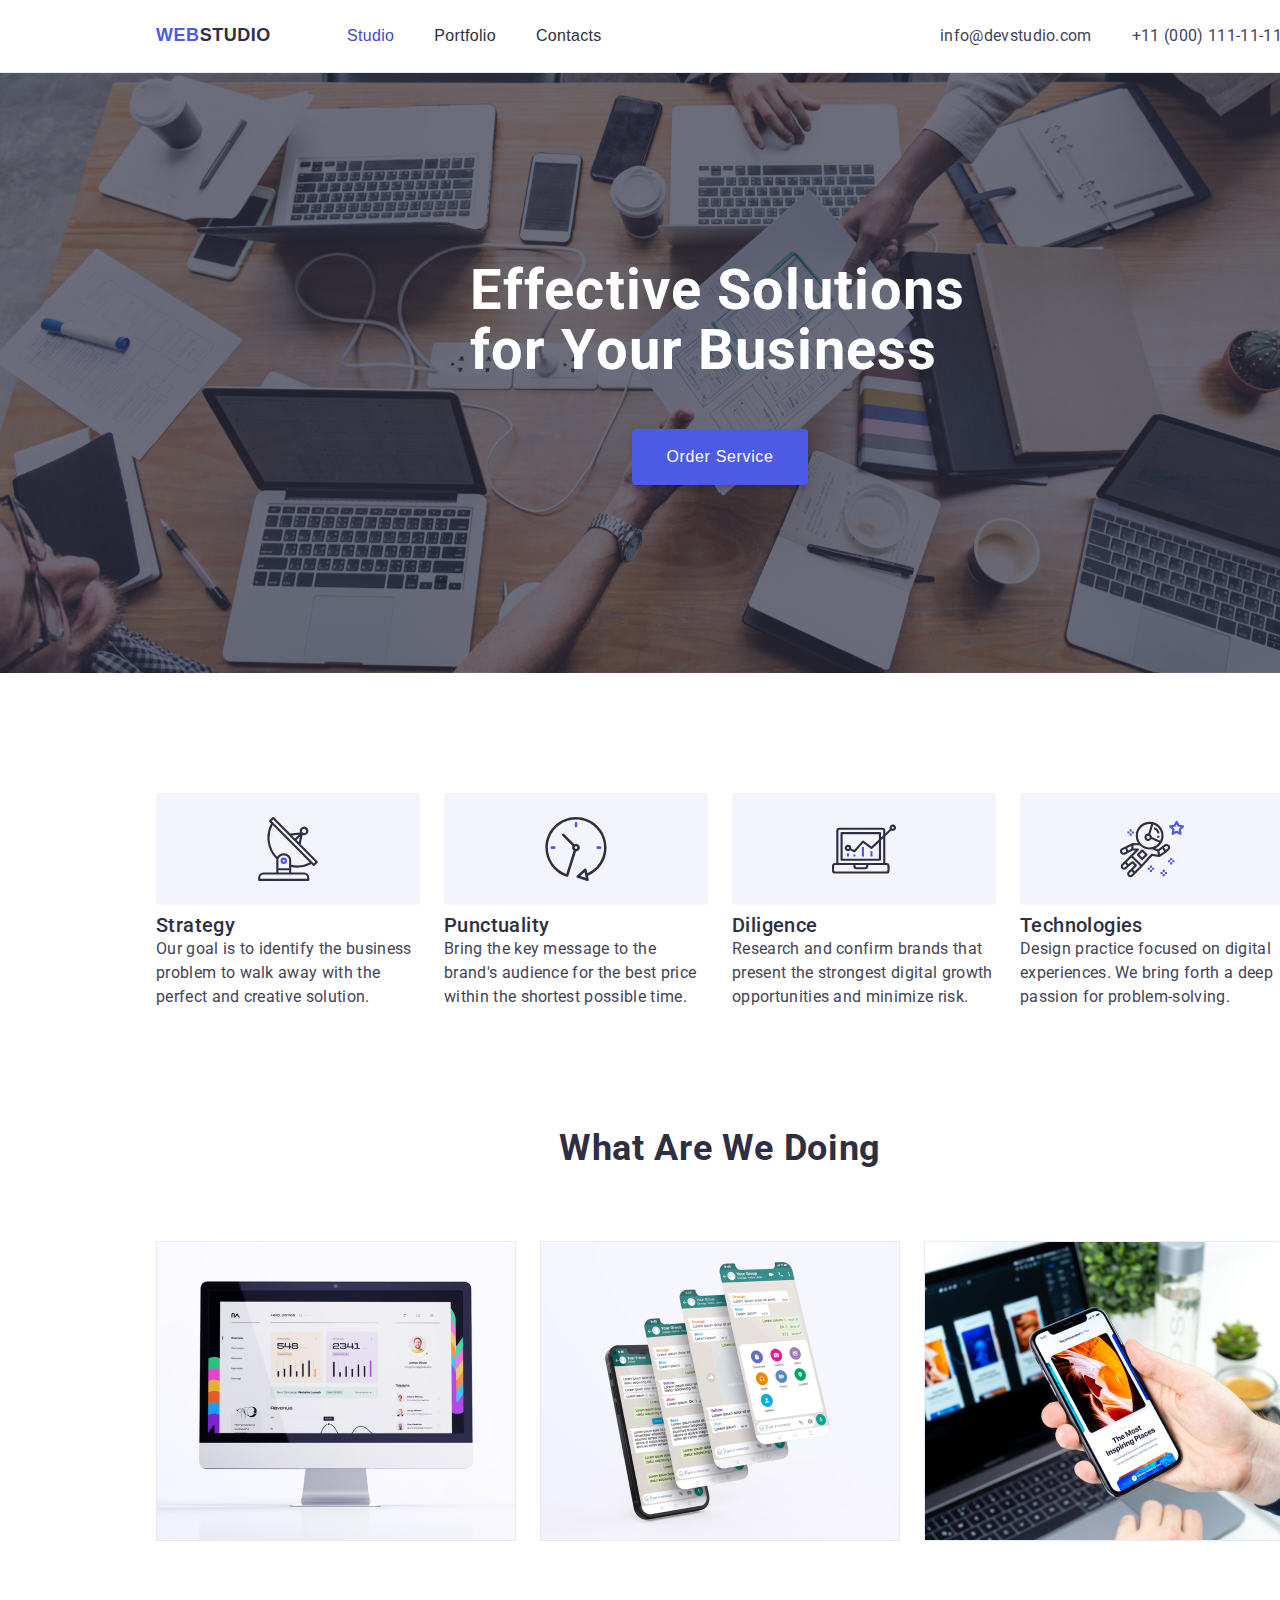
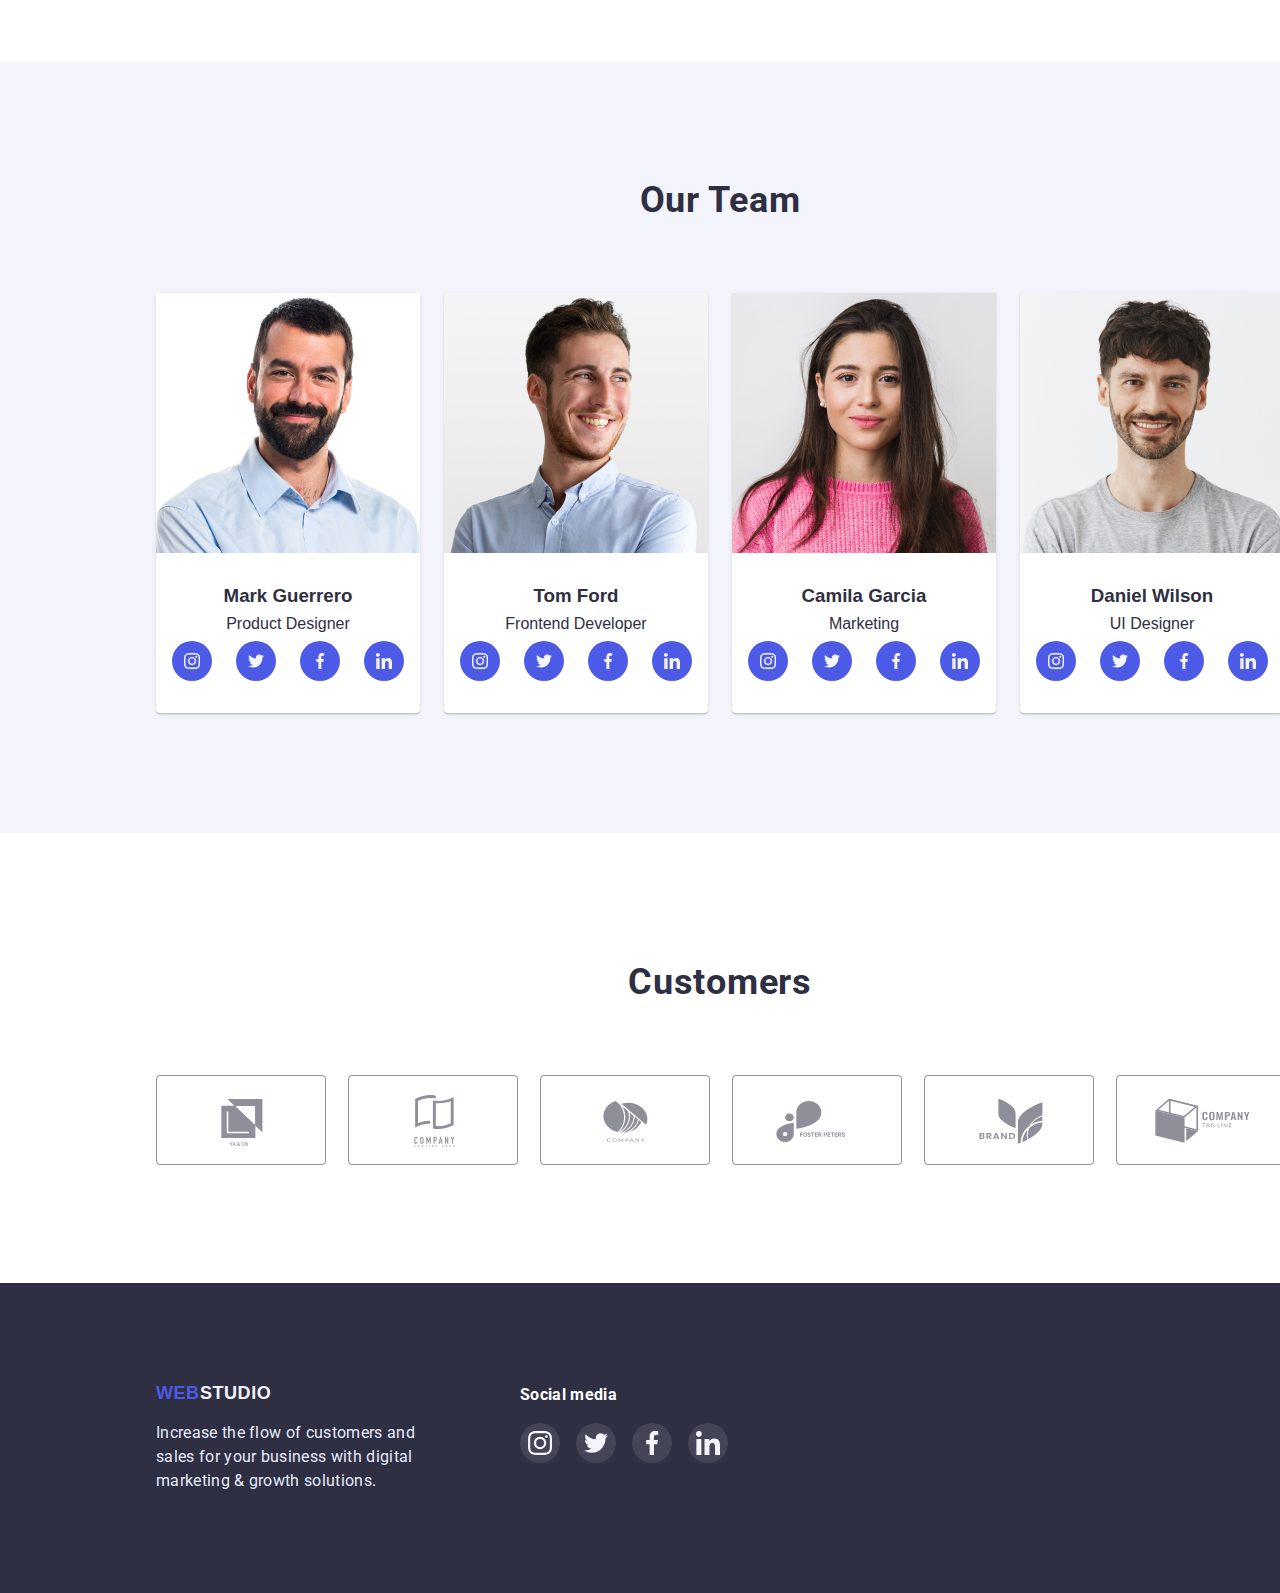
<file: index.html>
<!DOCTYPE html>
<html lang="en">
  <head>
    <meta charset="UTF-8" />
    <meta http-equiv="X-UA-Compatible" content="IE=edge" />
    <meta name="viewport" content="width=device-width, initial-scale=1.0" />
    <title>Document</title>
    <link rel="stylesheet" href="./css/styles.css" />
    <link rel="preconnect" href="https://fonts.googleapis.com" />
    <link rel="preconnect" href="https://fonts.gstatic.com" crossorigin />
    <link
      href="https://fonts.googleapis.com/css2?family=Raleway:wght@800&family=Roboto:wght@400;500;700&display=swap"
      rel="stylesheet"
    />
  </head>
  <body>
    <header class="container">
      <nav class="header-navigation">
        <a class="logo link" href="./index.html"
          ><div class="logo-firstpart">Web</div>
          <div class="logo-secondpart">Studio</div></a
        >
        <ul class="menu">
          <li>
            <a class="menu-item link active" href="./index.html">Studio</a>
          </li>
          <li>
            <a class="menu-item link" href="./portfolio.html">Portfolio</a>
          </li>
          <li>
            <a class="menu-item link" href="">Contacts</a>
          </li>
        </ul>
      </nav>
      <address>
        <ul class="contacts">
          <li>
            <a class="contacts-item link" href="mailto:info@devstudio.com"
              >info@devstudio.com</a
            >
          </li>
          <li>
            <a class="contacts-item link" href="tel:+110001111111"
              >+11 (000) 111-11-11</a
            >
          </li>
        </ul>
      </address>
    </header>

    <main>
      <section class="first-section container">
        <h1>Effective Solutions for Your Business</h1>
        <button class="first-section-button" type="button">
          Order Service
        </button>
      </section>
      <section class="second-section container">
        <h2 class="noname"></h2>
        <ul class="second-media-list list">
          <li class="second-media-item">
            <a href="" class="second-media-link link">
              <svg width="64" height="64">
                <use href="./images/icons.svg#icon-antenna"></use>
              </svg>
            </a>
          </li>
          <li class="second-media-item">
            <a href="" class="second-media-link link">
              <svg width="64" height="64">
                <use href="./images/icons.svg#icon-clock"></use>
              </svg>
            </a>
          </li>
          <li class="second-media-item">
            <a href="" class="second-media-link link">
              <svg width="64" height="64">
                <use href="./images/icons.svg#icon-diagram"></use>
              </svg>
            </a>
          </li>
          <li class="second-media-item">
            <a href="" class="second-media-link link">
              <svg width="64" height="64">
                <use href="./images/icons.svg#icon-astronaut"></use>
              </svg>
            </a>
          </li>
        </ul>
        <ul class="list">
          <li class="second-section-item second-item-first">
            <h3 class="section-text-item">Strategy</h3>
            <p class="list-text">
              Our goal is to identify the business problem to walk away with the
              perfect and creative solution.
            </p>
          </li>
          <li class="second-section-item second-item-second">
            <h3 class="section-text-item">Punctuality</h3>
            <p class="list-text">
              Bring the key message to the brand's audience for the best price
              within the shortest possible time.
            </p>
          </li>
          <li class="second-section-item second-item-third">
            <h3 class="section-text-item">Diligence</h3>
            <p class="list-text">
              Research and confirm brands that present the strongest digital
              growth opportunities and minimize risk.
            </p>
          </li>
          <li class="second-section-item second-item-fourth">
            <h3 class="section-text-item">Technologies</h3>
            <p class="list-text">
              Design practice focused on digital experiences. We bring forth a
              deep passion for problem-solving.
            </p>
          </li>
        </ul>
      </section>
      <section class="third-section container">
        <h2 class="third-section-name">What are we doing</h2>
        <ul class="list">
          <li class="third-section-item">
            <img src="./images/img1.jpg" alt="computer" width="360" />
          </li>
          <li class="third-section-item">
            <img src="./images/img2.jpg" alt="phone" width="360" />
          </li>
          <li class="third-section-item">
            <img src="./images/img3.jpg" alt="computer and phone" width="360" />
          </li>
        </ul>
      </section>
      <section class="fourth-section container">
        <h2 class="fourth-section-name">Our Team</h2>
        <ul class="list">
          <li class="fourth-section-item">
            <img src="./images/img4.jpg" alt="man" width="264" />
            <h3 class="fourth-section-item-name">Mark Guerrero</h3>
            <p class="fourth-section-item-text">Product Designer</p>
            <ul class="fourth-media-list list">
              <li class="fourth-media-item">
                <a href="" class="fourth-media-link link">
                  <svg class="fourth-media-icon" width="16" height="16">
                    <use href="./images/icons.svg#icon-instagram"></use>
                  </svg>
                </a>
              </li>
              <li class="fourth-media-item">
                <a href="" class="fourth-media-link link"
                  ><svg class="fourth-media-icon" width="16" height="16">
                    <use href="./images/icons.svg#icon-twitter"></use></svg
                ></a>
              </li>
              <li class="fourth-media-item">
                <a href="" class="fourth-media-link link"
                  ><svg class="fourth-media-icon" width="16" height="16">
                    <use href="./images/icons.svg#icon-facebook"></use></svg
                ></a>
              </li>
              <li class="fourth-media-item">
                <a href="" class="fourth-media-link link"
                  ><svg class="fourth-media-icon" width="16" height="16">
                    <use href="./images/icons.svg#icon-linkedin"></use></svg
                ></a>
              </li>
            </ul>
          </li>
          <li class="fourth-section-item">
            <img src="./images/img5.jpg" alt="man" width="264" />
            <h3 class="fourth-section-item-name">Tom Ford</h3>
            <p class="fourth-section-item-text">Frontend Developer</p>
            <ul class="fourth-media-list list">
              <li class="fourth-media-item">
                <a href="" class="fourth-media-link link">
                  <svg class="fourth-media-icon" width="16" height="16">
                    <use href="./images/icons.svg#icon-instagram"></use>
                  </svg>
                </a>
              </li>
              <li class="fourth-media-item">
                <a href="" class="fourth-media-link link"
                  ><svg class="fourth-media-icon" width="16" height="16">
                    <use href="./images/icons.svg#icon-twitter"></use></svg
                ></a>
              </li>
              <li class="fourth-media-item">
                <a href="" class="fourth-media-link link"
                  ><svg class="fourth-media-icon" width="16" height="16">
                    <use href="./images/icons.svg#icon-facebook"></use></svg
                ></a>
              </li>
              <li class="fourth-media-item">
                <a href="" class="fourth-media-link link"
                  ><svg class="fourth-media-icon" width="16" height="16">
                    <use href="./images/icons.svg#icon-linkedin"></use></svg
                ></a>
              </li>
            </ul>
          </li>
          <li class="fourth-section-item">
            <img src="./images/img6.jpg" alt="woman" width="264" />
            <h3 class="fourth-section-item-name">Camila Garcia</h3>
            <p class="fourth-section-item-text">Marketing</p>
            <ul class="fourth-media-list list">
              <li class="fourth-media-item">
                <a href="" class="fourth-media-link link">
                  <svg class="fourth-media-icon" width="16" height="16">
                    <use href="./images/icons.svg#icon-instagram"></use>
                  </svg>
                </a>
              </li>
              <li class="fourth-media-item">
                <a href="" class="fourth-media-link link"
                  ><svg class="fourth-media-icon" width="16" height="16">
                    <use href="./images/icons.svg#icon-twitter"></use></svg
                ></a>
              </li>
              <li class="fourth-media-item">
                <a href="" class="fourth-media-link link"
                  ><svg class="fourth-media-icon" width="16" height="16">
                    <use href="./images/icons.svg#icon-facebook"></use></svg
                ></a>
              </li>
              <li class="fourth-media-item">
                <a href="" class="fourth-media-link link"
                  ><svg class="fourth-media-icon" width="16" height="16">
                    <use href="./images/icons.svg#icon-linkedin"></use></svg
                ></a>
              </li>
            </ul>
          </li>
          <li class="fourth-section-item">
            <img src="./images/img7.jpg" alt="man" width="264" />
            <h3 class="fourth-section-item-name">Daniel Wilson</h3>
            <p class="fourth-section-item-text">UI Designer</p>
            <ul class="fourth-media-list list">
              <li class="fourth-media-item">
                <a href="" class="fourth-media-link link">
                  <svg class="fourth-media-icon" width="16" height="16">
                    <use href="./images/icons.svg#icon-instagram"></use>
                  </svg>
                </a>
              </li>
              <li class="fourth-media-item">
                <a href="" class="fourth-media-link link"
                  ><svg class="fourth-media-icon" width="16" height="16">
                    <use href="./images/icons.svg#icon-twitter"></use></svg
                ></a>
              </li>
              <li class="fourth-media-item">
                <a href="" class="fourth-media-link link"
                  ><svg class="fourth-media-icon" width="16" height="16">
                    <use href="./images/icons.svg#icon-facebook"></use></svg
                ></a>
              </li>
              <li class="fourth-media-item">
                <a href="" class="fourth-media-link link"
                  ><svg class="fourth-media-icon" width="16" height="16">
                    <use href="./images/icons.svg#icon-linkedin"></use></svg
                ></a>
              </li>
            </ul>
          </li>
        </ul>
      </section>
      <section class="fifth-section container">
        <h2 class="fifth-section-name">Customers</h2>
        <ul class="fifth-media-list list">
          <li class="fifth-media-item">
            <a href="" class="fifth-media-link link">
              <svg class="fifth-media-icon" width="104" height="56">
                <use href="./images/icons.svg#icon-customer1"></use>
              </svg>
            </a>
          </li>
          <li class="fifth-media-item">
            <a href="" class="fifth-media-link link">
              <svg class="fifth-media-icon" width="104" height="56">
                <use href="./images/icons.svg#icon-customer2"></use>
              </svg>
            </a>
          </li>
          <li class="fifth-media-item">
            <a href="" class="fifth-media-link link">
              <svg class="fifth-media-icon" width="104" height="56">
                <use href="./images/icons.svg#icon-customer3"></use>
              </svg>
            </a>
          </li>
          <li class="fifth-media-item">
            <a href="" class="fifth-media-link link">
              <svg class="fifth-media-icon" width="104" height="56">
                <use href="./images/icons.svg#icon-customer4"></use>
              </svg>
            </a>
          </li>
          <li class="fifth-media-item">
            <a href="" class="fifth-media-link link">
              <svg class="fifth-media-icon" width="104" height="56">
                <use href="./images/icons.svg#icon-customer5"></use>
              </svg>
            </a>
          </li>
          <li class="fifth-media-item">
            <a href="" class="fifth-media-link link">
              <svg class="fifth-media-icon" width="104" height="56">
                <use href="./images/icons.svg#icon-customer6"></use>
              </svg>
            </a>
          </li>
        </ul>
      </section>
    </main>
    <footer class="container">
      <div class="footer-part-general">
        <a class="footer-logo link" href="./index.html"
          ><div class="footer-logo-firstpart">Web</div>
          <div class="footer-logo-secondpart">Studio</div></a
        >
        <p class="footer-text">
          Increase the flow of customers and sales for your business with
          digital marketing & growth solutions.
        </p>
      </div>
      <div class="footer-part-media">
        <h4 class="footer-media-text">Social media</h4>
        <ul class="footer-media-list">
          <li class="foter-media-item">
            <a href="" class="footer-media-link link">
              <svg width="24" height="24">
                <use href="./images/icons.svg#icon-instagram"></use>
              </svg>
            </a>
          </li>
          <li class="foter-media-item">
            <a href="" class="footer-media-link link"
              ><svg width="24" height="24">
                <use href="./images/icons.svg#icon-twitter"></use></svg
            ></a>
          </li>
          <li class="foter-media-item">
            <a href="" class="footer-media-link link"
              ><svg width="24" height="24">
                <use href="./images/icons.svg#icon-facebook"></use></svg
            ></a>
          </li>
          <li class="foter-media-item">
            <a href="" class="footer-media-link link"
              ><svg width="24" height="24">
                <use href="./images/icons.svg#icon-linkedin"></use></svg
            ></a>
          </li>
        </ul>
      </div>
    </footer>
  </body>
</html>
</file>
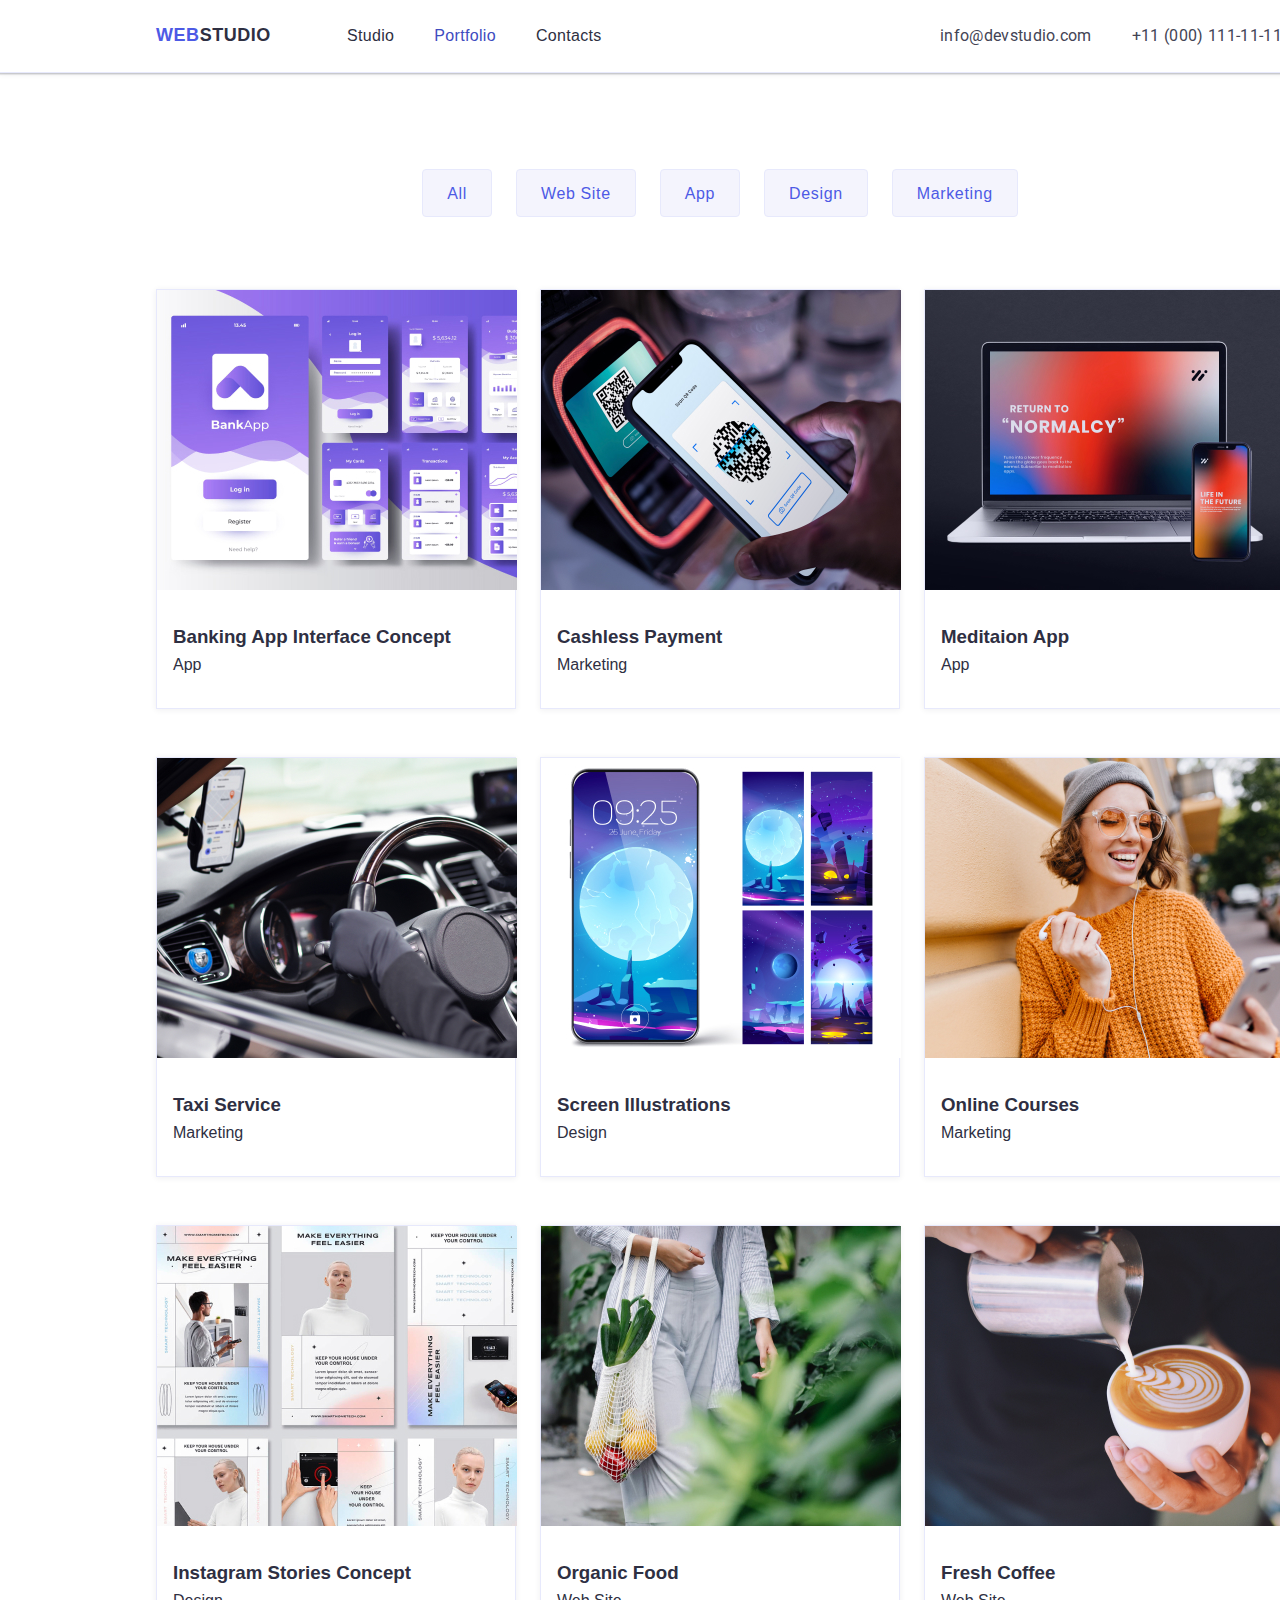
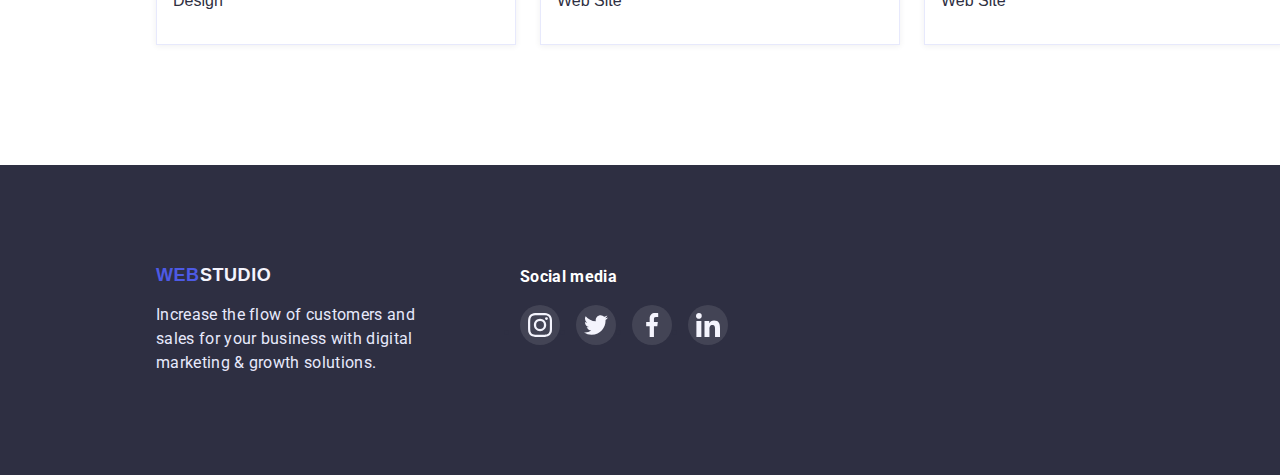
<file: portfolio.html>
<!DOCTYPE html>
<html lang="en">
  <head>
    <meta charset="UTF-8" />
    <meta http-equiv="X-UA-Compatible" content="IE=edge" />
    <meta name="viewport" content="width=device-width, initial-scale=1.0" />
    <title>Document</title>
    <link rel="stylesheet" href="./css/styles.css" />
    <link rel="preconnect" href="https://fonts.googleapis.com" />
    <link rel="preconnect" href="https://fonts.gstatic.com" crossorigin />
    <link
      href="https://fonts.googleapis.com/css2?family=Raleway:wght@800&family=Roboto:wght@400;500;700&display=swap"
      rel="stylesheet"
    />
  </head>
  <body>
    <header class="container">
      <nav class="header-navigation">
        <a class="logo link" href="./index.html"
          ><div class="logo-firstpart">Web</div>
          <div class="logo-secondpart">Studio</div></a
        >
        <ul class="menu">
          <li><a class="menu-item link" href="./index.html">Studio</a></li>
          <li>
            <a class="menu-item link active" href="./portfolio.html"
              >Portfolio</a
            >
          </li>
          <li><a class="menu-item link" href="">Contacts</a></li>
        </ul>
      </nav>
      <address>
        <ul class="contacts">
          <li>
            <a class="contacts-item link" href="mailto:info@devstudio.com"
              >info@devstudio.com</a
            >
          </li>
          <li>
            <a class="contacts-item link" href="tel:+110001111111"
              >+11 (000) 111-11-11</a
            >
          </li>
        </ul>
      </address>
    </header>

    <main>
      <nav class="container">
        <ul class="navigation">
          <li>
            <button class="navigation-button" type="button">All</button>
          </li>
          <li>
            <button class="navigation-button" type="button">Web Site</button>
          </li>
          <li><button class="navigation-button" type="button">App</button></li>
          <li>
            <button class="navigation-button" type="button">Design</button>
          </li>
          <li>
            <button class="navigation-button" type="button">Marketing</button>
          </li>
        </ul>
      </nav>
      <section class="container">
        <ul class="main-general-list">
          <li class="main-list-item first-item-portfolio">
            <img
              src="./images/images-portfolio/img1.jpg"
              alt="App"
              width="360"
              height="300"
            />
            <h3 class="card-name">Banking App Interface Concept</h3>
            <p class="card-text">App</p>
          </li>
          <li class="main-list-item second-item-portfolio">
            <img
              src="./images/images-portfolio/img2.jpg"
              alt="Phone"
              width="360"
              height="300"
            />
            <h3 class="card-name">Cashless Payment</h3>
            <p class="card-text">Marketing</p>
          </li>
          <li class="main-list-item third-item-portfolio">
            <img
              src="./images/images-portfolio/img3.jpg"
              alt="Phone and computer"
              width="360"
              height="300"
            />
            <h3 class="card-name">Meditaion App</h3>
            <p class="card-text">App</p>
          </li>

          <li class="main-list-item first-item-portfolio">
            <img
              src="./images/images-portfolio/img4.jpg"
              alt="car"
              width="360"
              height="300"
            />
            <h3 class="card-name">Taxi Service</h3>
            <p class="card-text">Marketing</p>
          </li>
          <li class="main-list-item second-item-portfolio">
            <img
              src="./images/images-portfolio/img5.jpg"
              alt="phone"
              width="360"
              height="300"
            />
            <h3 class="card-name">Screen Illustrations</h3>
            <p class="card-text">Design</p>
          </li>
          <li class="main-list-item third-item-portfolio">
            <img
              src="./images/images-portfolio/img6.jpg"
              alt="girl"
              width="360"
              height="300"
            />
            <h3 class="card-name">Online Courses</h3>
            <p class="card-text">Marketing</p>
          </li>

          <li class="main-list-item first-item-portfolio">
            <img
              src="./images/images-portfolio/img7.jpg"
              alt="App"
              width="360"
              height="300"
            />
            <h3 class="card-name">Instagram Stories Concept</h3>
            <p class="card-text">Design</p>
          </li>
          <li class="main-list-item second-item-portfolio">
            <img
              src="./images/images-portfolio/img8.jpg"
              alt="Woman with food"
              width="360"
              height="300"
            />
            <h3 class="card-name">Organic Food</h3>
            <p class="card-text">Web Site</p>
          </li>
          <li class="main-list-item third-item-portfolio">
            <img
              src="./images/images-portfolio/img9.jpg"
              alt="Coffee"
              width="360"
              height="300"
            />
            <h3 class="card-name">Fresh Coffee</h3>
            <p class="card-text">Web Site</p>
          </li>
        </ul>
      </section>
    </main>
    <footer class="container">
      <div class="footer-part-general">
        <a class="footer-logo link" href="./index.html"
          ><div class="footer-logo-firstpart">Web</div>
          <div class="footer-logo-secondpart">Studio</div></a
        >
        <p class="footer-text">
          Increase the flow of customers and sales for your business with
          digital marketing & growth solutions.
        </p>
      </div>
      <div class="footer-part-media">
        <h4 class="footer-media-text">Social media</h4>
        <ul class="footer-media-list">
          <li class="foter-media-item">
            <a href="" class="footer-media-link link">
              <svg width="24" height="24">
                <use href="./images/icons.svg#icon-instagram"></use>
              </svg>
            </a>
          </li>
          <li class="foter-media-item">
            <a href="" class="footer-media-link link"
              ><svg width="24" height="24">
                <use href="./images/icons.svg#icon-twitter"></use></svg
            ></a>
          </li>
          <li class="foter-media-item">
            <a href="" class="footer-media-link link"
              ><svg width="24" height="24">
                <use href="./images/icons.svg#icon-facebook"></use></svg
            ></a>
          </li>
          <li class="foter-media-item">
            <a href="" class="footer-media-link link"
              ><svg width="24" height="24">
                <use href="./images/icons.svg#icon-linkedin"></use></svg
            ></a>
          </li>
        </ul>
      </div>
    </footer>
  </body>
</html>
</file>
<file: css/styles.css>
/* body */
body {
  font-family: "Raleway Roboto", sans-serif;
  position: relative;
  width: 1440px;
  color: #2e2f42;
  margin: 0;

  background: #ffffff;
}
.container {
  width: 1440px;
}
/* header */
header {
  display: flex;
  gap: 332px;
  padding: 24px 0 24px 156px;

  border-bottom: 1px solid #e7e9fc;
  box-shadow: 0px 2px 1px rgba(46, 47, 66, 0.08),
    0px 1px 1px rgba(46, 47, 66, 0.16), 0px 1px 6px rgba(46, 47, 66, 0.08);
}
.header-navigation {
  display: flex;
  gap: 76px;
}
/* logo */
.logo {
  display: flex;

  width: 115px;
  height: 24px;
}
.logo-firstpart {
  font-weight: 800;
  font-size: 18px;
  line-height: 1.33;

  letter-spacing: 0.03em;
  text-transform: uppercase;

  color: #4d5ae5;
}
.logo-secondpart {
  font-weight: 800;
  font-size: 18px;
  line-height: 1.33;

  letter-spacing: 0.03em;
  text-transform: uppercase;

  color: #2e2f42;
}

/* menu */
.menu {
  list-style: none;
  display: flex;
  width: 261px;
  height: 24px;

  gap: 40px;

  padding: 0;
  margin: 0;
}
.menu-item {
  font-size: 16px;
  line-height: 1.5;

  letter-spacing: 0.02em;

  color: #2e2f42;
}
.menu-item:hover {
  font-size: 16px;
  line-height: 1.5;

  letter-spacing: 0.02em;

  color: #404bbf;
  text-decoration: underline;
}

/* contacts */
.contacts {
  list-style: none;
  display: flex;
  column-gap: 40px;
  padding: 0;

  margin: 0;
}
.contacts-item {
  font-family: "Roboto";
  font-style: normal;
  font-weight: 400;
  font-size: 16px;
  line-height: 1.5;

  letter-spacing: 0.02em;

  color: #434455;
}
.contacts-item:hover {
  font-size: 16px;
  line-height: 1.5;

  letter-spacing: 0.02em;

  color: #404bbf;
}
.link {
  text-decoration: none;
}

/* main */

/* navigation */
.navigation {
  list-style: none;
  justify-content: center;
  display: flex;
  column-gap: 24px;
  padding: 96px 0 0 0;

  margin: 0 0 72px 0;
}
.navigation-button {
  font-size: 16px;
  line-height: 1.5;
  padding: 12px 24px;

  letter-spacing: 0.04em;

  color: #4d5ae5;

  height: 48px;

  background: #f4f4fd;

  border: 1px solid #e7e9fc;
  border-radius: 4px;
  cursor: pointer;
}

.navigation-button:hover {
  color: #ffffff;

  padding: 12px 24px;

  height: 48px;

  background: #404bbf;
  box-shadow: 0px 3px 1px rgba(0, 0, 0, 0.1), 0px 2px 1px rgba(0, 0, 0, 0.08),
    0px 2px 2px rgba(0, 0, 0, 0.12);
  border-radius: 4px;
}

.main-list-item {
  box-sizing: border-box;
  width: 360px;
  height: 420px;

  background: #ffffff;

  border: 1px solid #e7e9fc;
  box-shadow: 0px 1px 6px rgba(46, 47, 66, 0.08);

  list-style: none;
}
.main-list-item:hover {
  border: 0.5px solid #f4f4fd;
  box-shadow: 0px 1px 6px rgba(46, 47, 66, 0.08),
    0px 1px 1px rgba(46, 47, 66, 0.16), 0px 2px 1px rgba(46, 47, 66, 0.08);
}
.main-general-list {
  list-style: none;
  flex-wrap: wrap;
  column-gap: 24px;
  row-gap: 48px;
  display: flex;
  padding-bottom: 120px;
  justify-content: center;
  padding-left: 0;
  margin: 0;
}
.card-name {
  padding-left: 16px;

  margin: 32px 0 8px 0;
}
.card-text {
  padding-left: 16px;
  margin: 0;
}

/* first-section */
.first-section {
  background-color: #2e2f42;
  background-image: linear-gradient(
      rgba(46, 47, 66, 0.7),
      rgba(46, 47, 66, 0.7)
    ),
    url(../images/people-office.jpg);
  background-repeat: no-repeat;
  background-position: center;
  background-size: cover;

  margin: 0;
  display: flex;
  flex-direction: column;
  align-items: center;
  row-gap: 48px;
  padding-top: 188px;
  padding-bottom: 188px;
}
h1 {
  font-family: "Roboto";
  font-size: 56px;
  line-height: 1.07;

  margin: 0;
  letter-spacing: 0.02em;

  color: #ffffff;

  width: 500px;
}
.first-section-button {
  width: 176px;
  height: 56px;
  font-family: inherit;

  padding: 16px 32px;
  gap: 10px;
  font-size: 16px;
  line-height: 1.5;
  letter-spacing: 0.04em;

  color: #ffffff;

  background: #4d5ae5;
  box-shadow: 0px 4px 4px rgba(0, 0, 0, 0.15);
  border-radius: 4px;

  cursor: pointer;
  border: 0;
}
.first-section-button:hover {
  font-family: inherit;

  padding: 16px 32px;
  gap: 10px;
  font-size: 16px;
  line-height: 1.5;
  letter-spacing: 0.04em;

  color: #ffffff;

  background: #404bbf;

  border-radius: 4px;
}
/* second-section */
.second-section {
  padding-top: 120px;
  padding-bottom: 120px;
  justify-content: center;
}
.second-section-item {
  row-gap: 8px;
  width: 264px;
  margin: 0;
}
.section-text-item {
  margin: 0;
}
.second-media-list {
  gap: 24;
  display: flex;
}
.second-media-item {
  width: 264px;
  height: 112px;
  margin-bottom: 8px;
}
.second-media-link {
  width: 100%;
  height: 100%;
  display: flex;
  justify-content: center;
  align-items: center;
  background: #f4f4fd;
  border-radius: 4px;
}
/* third-section */
.third-section {
  justify-content: center;
  padding-bottom: 120px;
}

.third-section-name {
  font-family: "Roboto";
  font-style: normal;
  font-size: 36px;
  line-height: 1.11;

  margin: 0;
  margin-bottom: 72px;

  text-align: center;

  letter-spacing: 0.02em;
  text-transform: capitalize;
}
.third-section-item {
  width: 360px;
  height: 300px;
}

.fourth-section {
  background: #f4f4fd;
  padding-bottom: 120px;
  padding-top: 120px;
}
.fourth-section-name {
  font-family: "Roboto";
  font-style: normal;
  font-size: 36px;
  line-height: 1.11;

  text-align: center;

  margin: 0 0 72px 0;

  letter-spacing: 0.02em;
  text-transform: capitalize;
}

.fourth-section-item {
  display: flex;
  flex-direction: column;
  justify-content: center;
  align-items: center;

  background: #ffffff;
  box-shadow: 0px 1px 6px rgba(46, 47, 66, 0.08),
    0px 1px 1px rgba(46, 47, 66, 0.16), 0px 2px 1px rgba(46, 47, 66, 0.08);
  border-radius: 0px 0px 4px 4px;

  padding-bottom: 32px;
}
.fourth-section-item-name {
  margin: 32px 0 8px 0;
}
.fourth-section-item-text {
  margin: 0 0 8px 0;
}
.fourth-media-list {
  display: flex;
  justify-content: center;
  gap: 24px;
}
.fourth-media-item {
  width: 40px;
  height: 40px;
}
.fourth-media-link {
  width: 100%;
  height: 100%;
  display: flex;
  justify-content: center;
  align-items: center;
  border-radius: 50%;
  background: #4d5ae5;
}
.fourth-media-link:hover {
  background-color: #404bbf;
}
/* fifth-section */
.fifth-section {
  padding-top: 130px;
  padding-bottom: 120px;
}
.fifth-section-name {
  font-family: "Roboto";
  font-style: normal;
  font-size: 36px;
  line-height: 1.11;

  text-align: center;

  margin: 0 0 72px 0;

  letter-spacing: 0.02em;
  text-transform: capitalize;
}
.fifth-media-list {
  display: flex;
  gap: 24px;
  justify-content: center;
  margin-top: 72px;
}
.fifth-media-item {
  width: 168px;
  height: 88px;
}
.fifth-media-link {
  width: 100%;
  height: 100%;
  display: flex;
  justify-content: center;
  align-items: center;

  border: 1px solid #8e8f99;
  border-radius: 4px;
  color: #8e8f99;
}
.fifth-media-icon {
  fill: currentColor;
}
.fifth-media-link:hover {
  border-color: #404bbf;
  color: #404bbf;
}

/* footer */
footer {
  background: #2e2f42;
  display: flex;

  padding: 100px 1020px 100px 156px;
}
.footer-logo {
  display: flex;
  flex-direction: row;
  align-items: flex-start;
}
.footer-logo-firstpart {
  width: 44px;
  height: 22px;

  font-weight: 800;
  font-size: 18px;
  line-height: 1.16;

  letter-spacing: 0.03em;
  text-transform: uppercase;

  color: #4d5ae5;
}
.footer-logo-secondpart {
  width: 71px;
  height: 22px;

  font-weight: 800;
  font-size: 18px;
  line-height: 1.16;

  letter-spacing: 0.03em;
  text-transform: uppercase;

  color: #f4f4fd;
}
.footer-text {
  font-family: "Roboto";
  font-size: 16px;
  line-height: 1.5;
  flex-wrap: wrap;
  width: 264px;

  letter-spacing: 0.02em;
  margin: 16px 0 0 0;

  color: #e7e9fc;
}
.footer-part-general {
  margin-right: 100px;
}
.footer-part-media {
  width: 208px;
  height: 80px;
}
.footer-media-text {
  font-family: "Roboto";

  font-size: 16px;
  line-height: 1.5;

  letter-spacing: 0.02em;
  color: #ffffff;
  margin: 0 0 16px 0;
}

.footer-media-list {
  display: flex;

  gap: 16px;
  margin: 0;
  padding: 0;
}
.footer-media-item {
  width: 40px;
  height: 40px;
}
.footer-media-link {
  width: 40px;
  height: 40px;
  display: flex;
  justify-content: center;
  align-items: center;
  border-radius: 50%;
  background: rgba(255, 255, 255, 0.1);
}
.footer-media-link:hover {
  background: #31d0aa;
}
.list {
  list-style: none;
  display: flex;
  flex-wrap: wrap;
  column-gap: 24px;
  justify-content: center;
  margin: 0;
  padding: 0;
}

.section-text-item {
  font-family: "Roboto";
  font-style: normal;
  font-weight: 500;
  font-size: 20px;
  line-height: 1.2;
  margin-bottom: 0;

  letter-spacing: 0.02em;
}

.list-text {
  font-family: "Roboto";
  font-size: 16px;
  line-height: 1.5;
  margin: 0;

  letter-spacing: 0.02em;

  color: #434455;
}
.active {
  font-weight: 500;
  font-size: 16px;
  line-height: 1.5;

  letter-spacing: 0.02em;

  color: #404bbf;
}
.noname {
  margin: 0;
}
</file>
